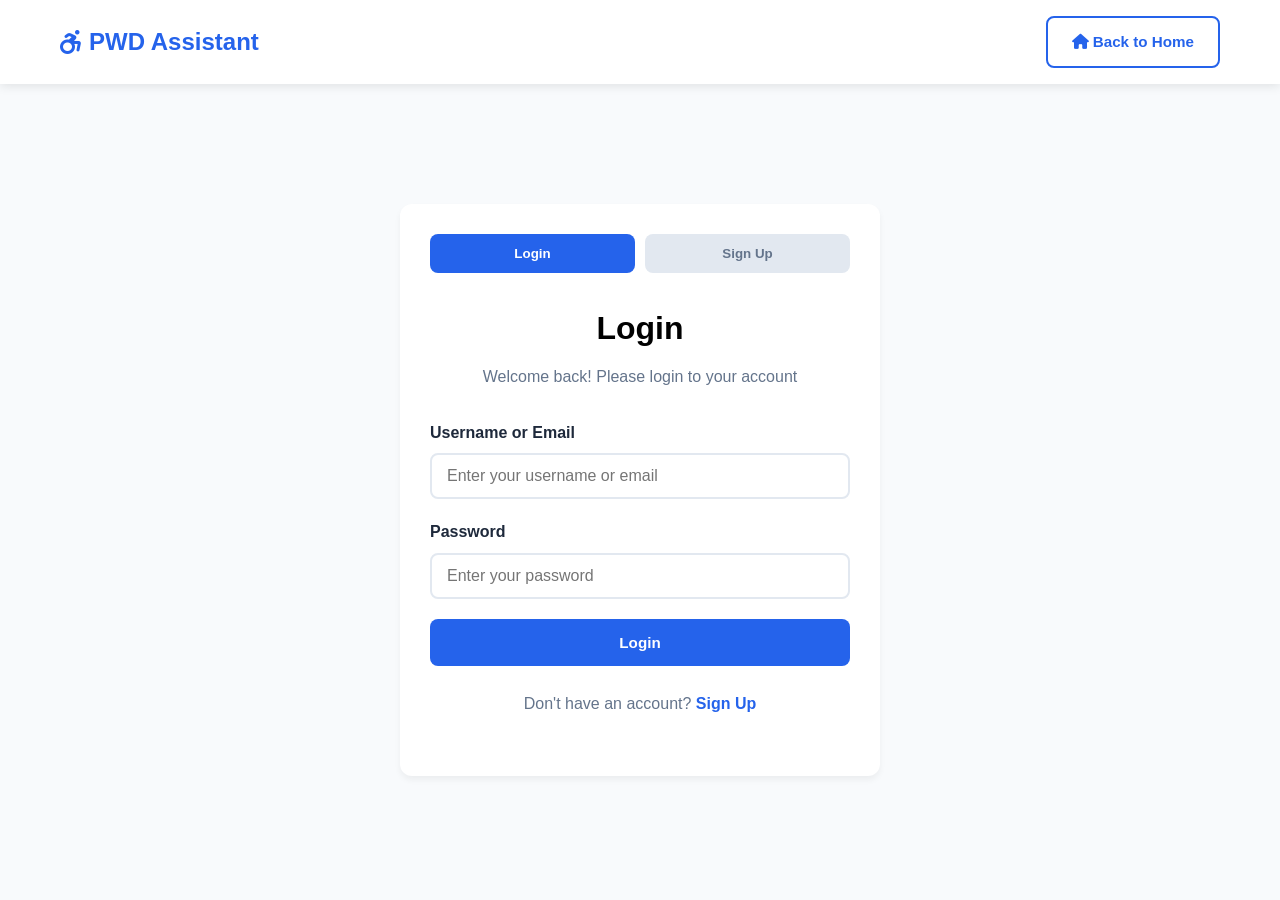
<file: templates/login.html>
<!DOCTYPE html>
<html lang="en">
<head>
    <meta charset="UTF-8">
    <meta name="viewport" content="width=device-width, initial-scale=1.0">
    <title>PWD Assistant - Login or Sign Up</title>

    <!-- Font Awesome CDN -->
    <link rel="stylesheet"
          href="https://cdnjs.cloudflare.com/ajax/libs/font-awesome/6.4.0/css/all.min.css">

    <style>
        :root {
            --primary-blue: #2563eb;
            --primary-dark: #1e293b;
            --bg-light: #ffffff;
            --text-muted: #64748b;
            --border-light: #e2e8f0;
            --bg-grey: #f8fafc;
        }

        * {
            margin: 0;
            padding: 0;
            box-sizing: border-box;
        }

        body {
            font-family: 'Segoe UI', Tahoma, Geneva, Verdana, sans-serif;
            background-color: var(--bg-grey);
            line-height: 1.6;
        }

        .container {
            max-width: 1200px;
            margin: 0 auto;
            padding: 0 20px;
        }

        /* Header Styles */
        header {
            background: var(--bg-light);
            box-shadow: 0 2px 10px rgba(0, 0, 0, 0.1);
            position: fixed;
            width: 100%;
            top: 0;
            z-index: 1000;
        }

        header .container {
            display: flex;
            justify-content: space-between;
            align-items: center;
            padding: 1rem 20px;
        }

        .logo {
            font-size: 1.5rem;
            font-weight: 700;
            color: var(--primary-blue);
            text-decoration: none;
            display: flex;
            align-items: center;
            gap: 0.5rem;
        }

        .auth-buttons {
            display: flex;
            gap: 1rem;
        }

        .btn {
            padding: 0.75rem 1.5rem;
            border-radius: 8px;
            text-decoration: none;
            font-weight: 600;
            transition: all 0.3s;
            border: 2px solid transparent;
            cursor: pointer;
            font-size: 0.95rem;
        }

        .btn-secondary {
            background: transparent;
            color: var(--primary-blue);
            border-color: var(--primary-blue);
        }

        .btn-secondary:hover {
            background: var(--primary-blue);
            color: white;
        }

        .btn-primary {
            background: var(--primary-blue);
            color: white;
            width: 100%;
            padding: 15px;
            border: none;
            cursor: pointer;
        }

        .btn-primary:hover {
            background: #1d4ed8;
        }

        /* Login Page Specific Styles */
        .login-container {
            display: flex;
            justify-content: center;
            align-items: center;
            min-height: calc(100vh - 80px);
            padding: 40px 0;
            margin-top: 80px;
        }

        .login-box {
            max-width: 480px;
            width: 100%;
        }

        .login-box h2 {
            font-size: 2rem;
            font-weight: 700;
            text-align: center;
            margin-bottom: 10px;
        }

        .login-box p {
            text-align: center;
            color: var(--text-muted);
            margin-bottom: 30px;
        }

        .card {
            background: var(--bg-light);
            border-radius: 12px;
            box-shadow: 0 4px 6px rgba(0, 0, 0, 0.05);
            padding: 30px;
        }

        .form-group {
            display: flex;
            flex-direction: column;
            margin-bottom: 20px;
        }

        .form-group label {
            font-weight: 600;
            margin-bottom: 8px;
            color: var(--primary-dark);
        }

        .form-control {
            padding: 12px 15px;
            border: 2px solid var(--border-light);
            border-radius: 8px;
            font-size: 1rem;
            transition: border-color 0.3s;
        }

        .form-control:focus {
            outline: none;
            border-color: var(--primary-blue);
        }

        .form-footer {
            text-align: center;
            margin-top: 25px;
        }

        .form-footer a {
            color: var(--primary-blue);
            font-weight: 600;
            text-decoration: none;
            cursor: pointer;
        }

        .form-footer a:hover {
            text-decoration: underline;
        }

        .auth-message {
            margin-top: 15px;
            padding: 12px;
            border-radius: 8px;
            text-align: center;
            display: none;
            font-weight: 500;
        }

        .auth-message.error {
            color: #b91c1c;
            background: #fee2e2;
            border: 1px solid #fecaca;
        }

        .auth-message.success {
            color: #166534;
            background: #dcfce7;
            border: 1px solid #bbf7d0;
        }

        .fade-in-up {
            animation: fadeInUp 0.8s ease-out;
        }

        @keyframes fadeInUp {
            from {
                opacity: 0;
                transform: translateY(30px);
            }
            to {
                opacity: 1;
                transform: translateY(0);
            }
        }

        .tab-buttons {
            display: flex;
            gap: 10px;
            margin-bottom: 30px;
        }

        .tab-btn {
            flex: 1;
            padding: 12px;
            background: var(--border-light);
            border: none;
            border-radius: 8px;
            cursor: pointer;
            font-weight: 600;
            transition: all 0.3s;
            color: var(--text-muted);
        }

        .tab-btn.active {
            background: var(--primary-blue);
            color: white;
        }

        .auth-form {
            display: none;
        }

        .auth-form.active {
            display: block;
        }

        .user-type-selector {
            display: flex;
            gap: 10px;
            margin-bottom: 20px;
        }

        .user-type-btn {
            flex: 1;
            padding: 10px;
            background: var(--border-light);
            border: 2px solid transparent;
            border-radius: 8px;
            cursor: pointer;
            text-align: center;
            transition: all 0.3s;
            font-size: 0.95rem;
            display: flex;
            align-items: center;
            justify-content: center;
            gap: 6px;
        }

        .user-type-btn.active {
            background: var(--primary-blue);
            color: white;
            border-color: var(--primary-blue);
        }

        /* Responsive */
        @media (max-width: 768px) {
            .login-box {
                margin: 20px;
            }

            .login-container {
                margin-top: 100px;
            }
        }
    </style>
</head>
<body>
    <!-- Header -->
<header>
    <div class="container">
        <a href="/" class="logo">
            <i class="fas fa-wheelchair-move"></i>
            PWD Assistant
        </a>
        <div class="auth-buttons">
            <a href="/" class="btn btn-secondary">
                <i class="fas fa-home"></i> Back to Home
            </a>
        </div>
    </div>
</header>

    <!-- Main -->
    <main class="login-container">
        <div class="login-box card fade-in-up">
            <!-- Tab Buttons -->
            <div class="tab-buttons">
                <button class="tab-btn active" onclick="showTab('login')">Login</button>
                <button class="tab-btn" onclick="showTab('signup')">Sign Up</button>
            </div>

            <!-- Login Form -->
            <div id="login-tab" class="auth-form active">
                <h2>Login</h2>
                <p>Welcome back! Please login to your account</p>
                <form id="loginForm" method="POST" action="/login">
                    <div class="form-group">
                        <label for="loginUsername">Username or Email</label>
                        <input type="text"
                               name="username"
                               id="loginUsername"
                               class="form-control"
                               placeholder="Enter your username or email"
                               required>
                    </div>
                    <div class="form-group">
                        <label for="loginPassword">Password</label>
                        <input type="password"
                               name="password"
                               id="loginPassword"
                               class="form-control"
                               placeholder="Enter your password"
                               required>
                    </div>
                    <button type="submit" class="btn btn-primary">Login</button>
                </form>
            </div>

            <!-- Sign Up Form -->
            <div id="signup-tab" class="auth-form">
                <h2>Sign Up</h2>
                <p>Create a new account to get started</p>
                <form id="signupForm" method="POST" action="/signup">
                    <!-- HIDDEN INPUT: ensures user_type is always submitted correctly -->
                    <input type="hidden" name="user_type" id="userTypeHidden" value="individual">

                    <div class="form-group">
                        <label for="signupFullName">Full Name</label>
                        <input type="text"
                               name="fullname"
                               id="signupFullName"
                               class="form-control"
                               placeholder="Enter your full name"
                               required>
                    </div>
                    <div class="form-group">
                        <label for="signupUsername">Username</label>
                        <input type="text"
                               name="username"
                               id="signupUsername"
                               class="form-control"
                               placeholder="Choose a username"
                               required>
                    </div>
                    <div class="form-group">
                        <label for="signupEmail">Email</label>
                        <input type="email"
                               name="email"
                               id="signupEmail"
                               class="form-control"
                               placeholder="Enter your email"
                               required>
                    </div>

                    <!-- User Type Selection (visual only) -->
                    <div class="form-group">
                        <label>Account Type</label>
                        <div class="user-type-selector">
                            <label class="user-type-btn active" onclick="selectUserType('individual')">
                                <!-- Radio is kept for visual state but name removed to avoid duplicate submission -->
                                <input type="radio" value="individual" checked style="display: none;">
                                <i class="fas fa-user"></i> Individual
                            </label>
                            <label class="user-type-btn" onclick="selectUserType('ngo')">
                                <input type="radio" value="ngo" style="display: none;">
                                <i class="fas fa-sitemap"></i> NGO
                            </label>
                        </div>
                    </div>

                    <div class="form-group">
                        <label for="signupPassword">Password</label>
                        <input type="password"
                               name="password"
                               id="signupPassword"
                               class="form-control"
                               placeholder="Create a password"
                               required>
                    </div>
                    <div class="form-group">
                        <label for="signupConfirmPassword">Confirm Password</label>
                        <input type="password"
                               id="signupConfirmPassword"
                               class="form-control"
                               placeholder="Confirm your password"
                               required>
                    </div>
                    <button type="submit" class="btn btn-primary">Sign Up</button>
                </form>
            </div>

            <!-- Message Box -->
            <div id="authMessage" class="auth-message"></div>

            <!-- Toggle Text -->
            <div class="form-footer" id="toggleText">
                <p id="toggleTextContent">
                    Don't have an account?
                    <a href="#" onclick="showTab('signup'); return false;">Sign Up</a>
                </p>
            </div>
        </div>
    </main>

    <script>
        // Tab switching
        function showTab(tabName) {
            // Hide all forms
            document.querySelectorAll('.auth-form').forEach(tab => {
                tab.classList.remove('active');
            });

            // Deactivate all tab buttons
            document.querySelectorAll('.tab-btn').forEach(btn => {
                btn.classList.remove('active');
            });

            // Show selected form
            document.getElementById(tabName + '-tab').classList.add('active');
            document.querySelector(`.tab-btn[onclick="showTab('${tabName}')"]`)
                .classList.add('active');

            // Clear message on tab switch
            const msg = document.getElementById('authMessage');
            msg.style.display = 'none';
            msg.textContent = '';
            msg.classList.remove('error', 'success');

            // Update toggle text
            if (tabName === 'signup') {
                document.getElementById('toggleTextContent').innerHTML =
                    'Already have an account? <a href="#" onclick="showTab(\\\'login\\\'); return false;">Login</a>';
            } else {
                document.getElementById('toggleTextContent').innerHTML =
                    'Dont have an account? <a href="#" onclick="showTab(\\\'signup\\\'); return false;">Sign Up</a>';
            }
        }

        // User type selection – updates the hidden input and visual active state
        function selectUserType(type) {
            // Update hidden input value (this is what gets submitted)
            document.getElementById('userTypeHidden').value = type;

            // Update visual active class on the selector buttons
            const buttons = document.querySelectorAll('.user-type-btn');
            buttons.forEach(btn => {
                btn.classList.remove('active');
                const radio = btn.querySelector('input[type="radio"]');
                if (radio && radio.value === type) {
                    radio.checked = true;
                    btn.classList.add('active');
                }
            });
        }

        // Signup password validation (client-side)
        document.getElementById('signupForm').addEventListener('submit', function (e) {
            const msg = document.getElementById('authMessage');
            msg.classList.remove('error', 'success');

            const password = document.getElementById('signupPassword').value;
            const confirmPassword = document.getElementById('signupConfirmPassword').value;

            if (password !== confirmPassword) {
                e.preventDefault();
                msg.textContent = 'Passwords do not match!';
                msg.classList.add('error');
                msg.style.display = 'block';
                return false;
            }

            if (password.length < 6) {
                e.preventDefault();
                msg.textContent = 'Password must be at least 6 characters long!';
                msg.classList.add('error');
                msg.style.display = 'block';
                return false;
            }

            // Let the form submit normally to /signup
            return true;
        });

        // Show any flash messages (error / success from URL params) with auto-hide
        window.addEventListener('load', function() {
            const urlParams = new URLSearchParams(window.location.search);
            const msgDiv = document.getElementById('authMessage');
            if (!msgDiv) return;

            const error = urlParams.get('error');
            const success = urlParams.get('success');

            if (error) {
                msgDiv.textContent = error;
                msgDiv.style.color = '#dc2626';
                msgDiv.style.backgroundColor = '#fee2e2';
                msgDiv.style.border = '1px solid #fca5a5';
                msgDiv.style.display = 'block';

                setTimeout(() => {
                    msgDiv.style.display = 'none';
                }, 5000);
            } else if (success) {
                msgDiv.textContent = success;
                msgDiv.style.color = '#059669';
                msgDiv.style.backgroundColor = '#d1fae5';
                msgDiv.style.border = '1px solid #6ee7b7';
                msgDiv.style.display = 'block';

                setTimeout(() => {
                    msgDiv.style.display = 'none';
                }, 5000);
            }
        });
    </script>
</body>
</html>
</file>
